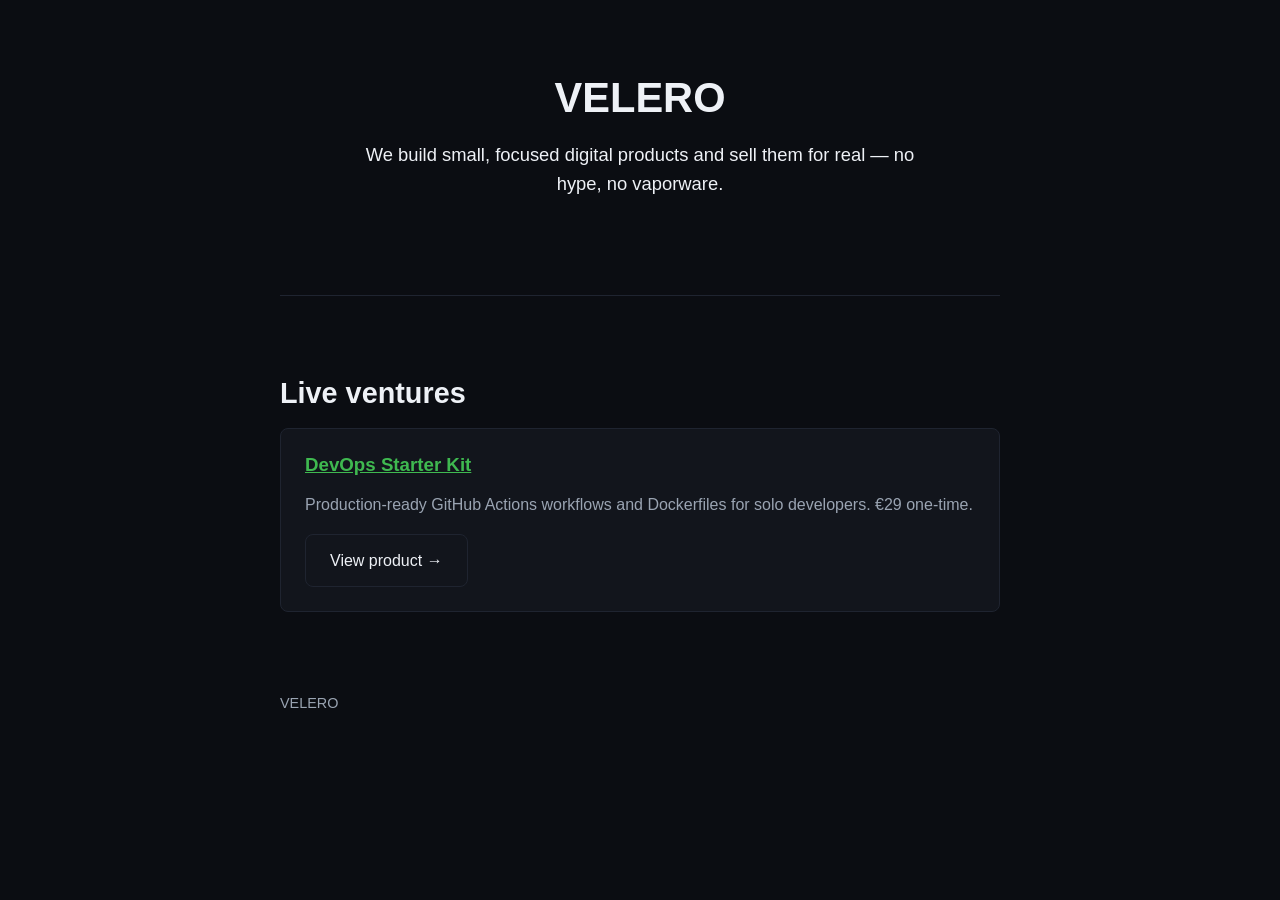
<file: index.html>
<!doctype html>
<html lang="en">
<head>
<meta charset="utf-8">
<meta name="viewport" content="width=device-width, initial-scale=1">
<title>VELERO — Ventures built to reach real revenue fast</title>
<meta name="description" content="VELERO builds and launches small, focused digital products. No hype, no vaporware — real products, real checkouts, real customers.">
<link rel="stylesheet" href="/style.css">
</head>
<body>
<main class="wrap">
  <section class="hero">
    <h1>VELERO</h1>
    <p class="lead">We build small, focused digital products and sell them for real — no hype, no vaporware.</p>
  </section>

  <section id="ventures">
    <h2>Live ventures</h2>
    <div class="card">
      <h3><a href="/products/devops-starter-kit/">DevOps Starter Kit</a></h3>
      <p>Production-ready GitHub Actions workflows and Dockerfiles for solo developers. €29 one-time.</p>
      <a class="btn-secondary" href="/products/devops-starter-kit/">View product →</a>
    </div>
  </section>
</main>
<footer class="wrap">
  <p>VELERO</p>
</footer>
</body>
</html>
</file>
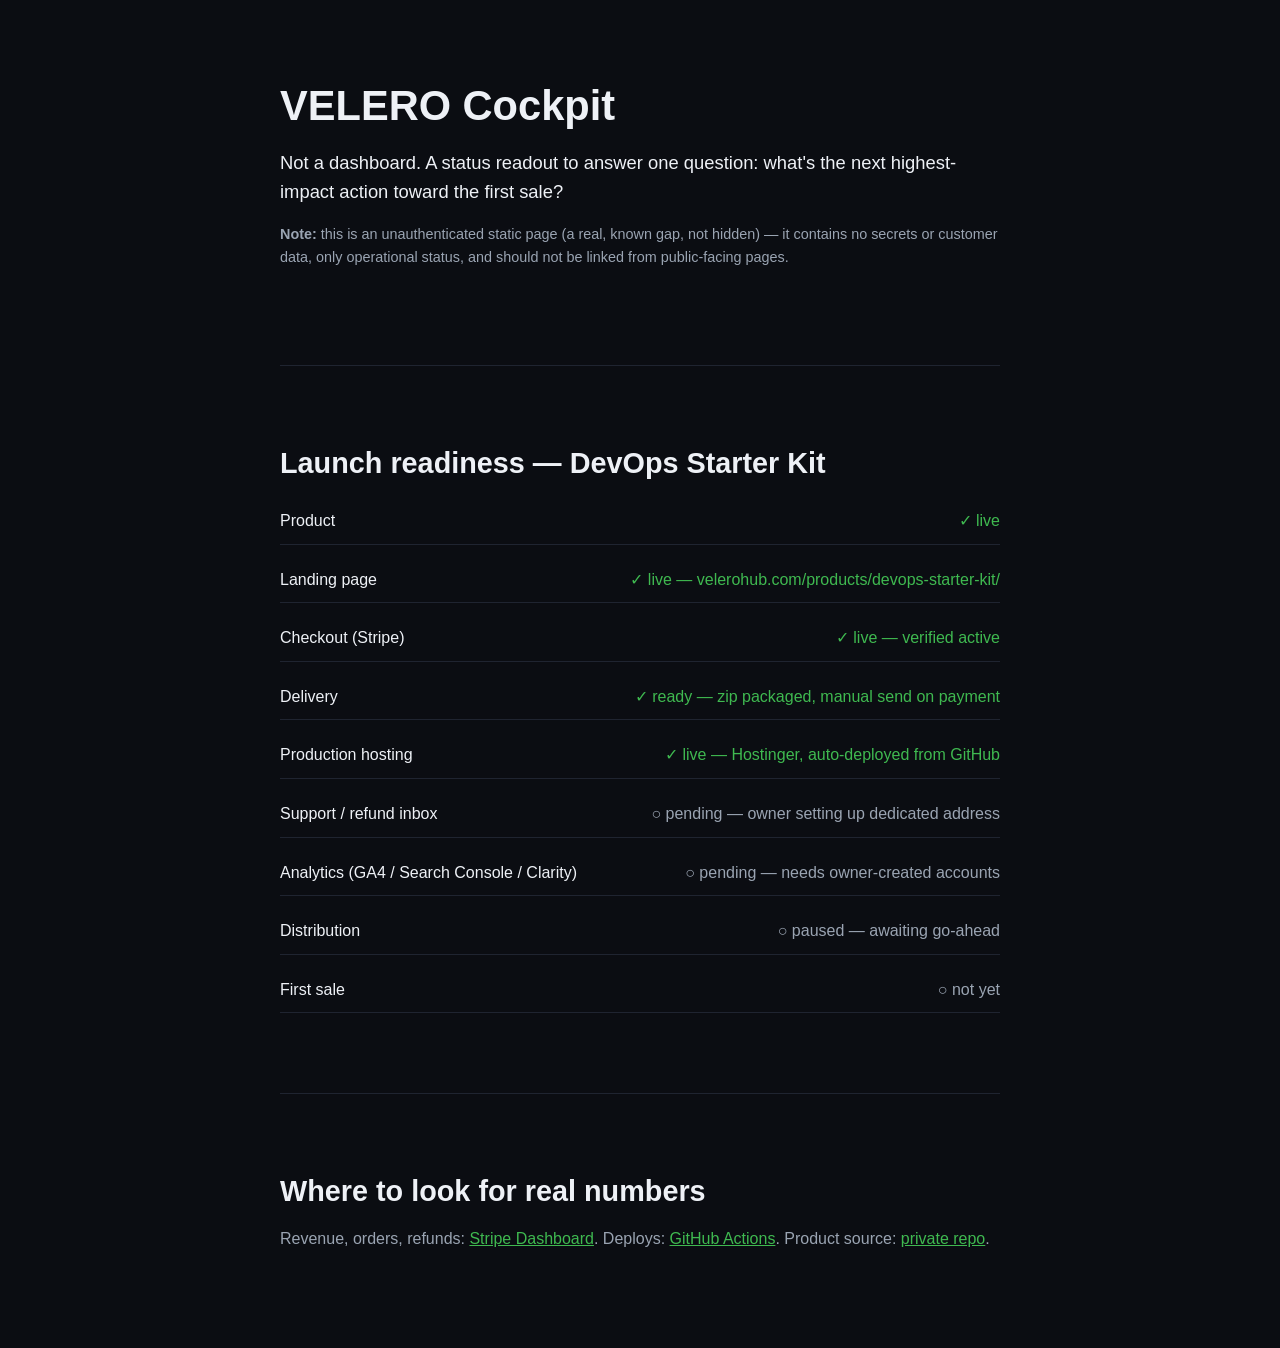
<file: cockpit/index.html>
<!doctype html>
<html lang="en">
<head>
<meta charset="utf-8">
<meta name="viewport" content="width=device-width, initial-scale=1">
<title>VELERO Cockpit</title>
<meta name="robots" content="noindex, nofollow">
<link rel="stylesheet" href="/style.css">
<style>
  .status-grid { display: grid; gap: 12px; }
  .row { display: flex; justify-content: space-between; padding: 10px 0; border-bottom: 1px solid var(--border); }
  .ok { color: var(--accent); }
  .pending { color: var(--text-muted); }
</style>
</head>
<body>
<main class="wrap">
  <section>
    <h1>VELERO Cockpit</h1>
    <p class="lead">Not a dashboard. A status readout to answer one question: what's the next highest-impact action toward the first sale?</p>
    <p class="price-note"><strong>Note:</strong> this is an unauthenticated static page (a real, known gap, not hidden) — it contains no secrets or customer data, only operational status, and should not be linked from public-facing pages.</p>
  </section>

  <section>
    <h2>Launch readiness — DevOps Starter Kit</h2>
    <div class="status-grid">
      <div class="row"><span>Product</span><span class="ok">✓ live</span></div>
      <div class="row"><span>Landing page</span><span class="ok">✓ live — velerohub.com/products/devops-starter-kit/</span></div>
      <div class="row"><span>Checkout (Stripe)</span><span class="ok">✓ live — verified active</span></div>
      <div class="row"><span>Delivery</span><span class="ok">✓ ready — zip packaged, manual send on payment</span></div>
      <div class="row"><span>Production hosting</span><span class="ok">✓ live — Hostinger, auto-deployed from GitHub</span></div>
      <div class="row"><span>Support / refund inbox</span><span class="pending">○ pending — owner setting up dedicated address</span></div>
      <div class="row"><span>Analytics (GA4 / Search Console / Clarity)</span><span class="pending">○ pending — needs owner-created accounts</span></div>
      <div class="row"><span>Distribution</span><span class="pending">○ paused — awaiting go-ahead</span></div>
      <div class="row"><span>First sale</span><span class="pending">○ not yet</span></div>
    </div>
  </section>

  <section>
    <h2>Where to look for real numbers</h2>
    <p>Revenue, orders, refunds: <a href="https://dashboard.stripe.com">Stripe Dashboard</a>. Deploys: <a href="https://github.com/VELERO-hub/velerohub.com/actions">GitHub Actions</a>. Product source: <a href="https://github.com/VELERO-hub/velero-devops-starter-kit">private repo</a>.</p>
  </section>
</main>
</body>
</html>
</file>
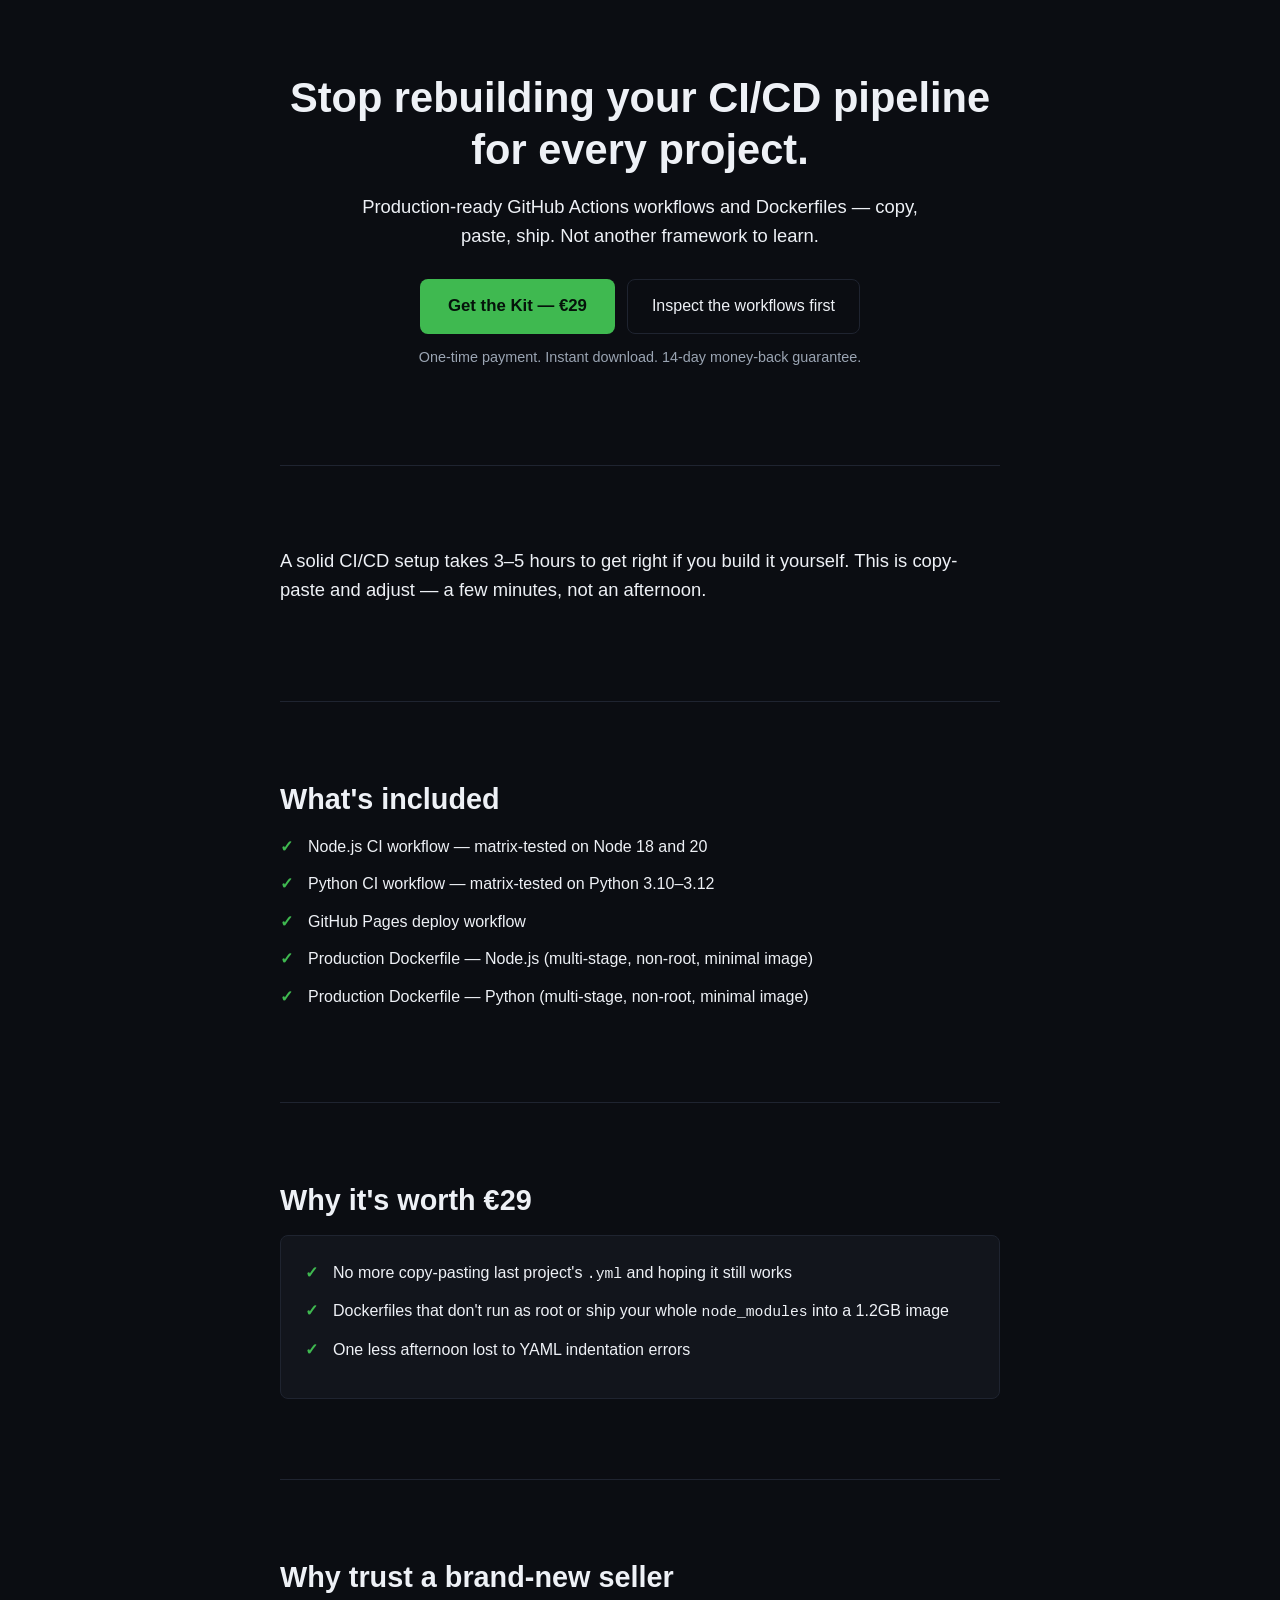
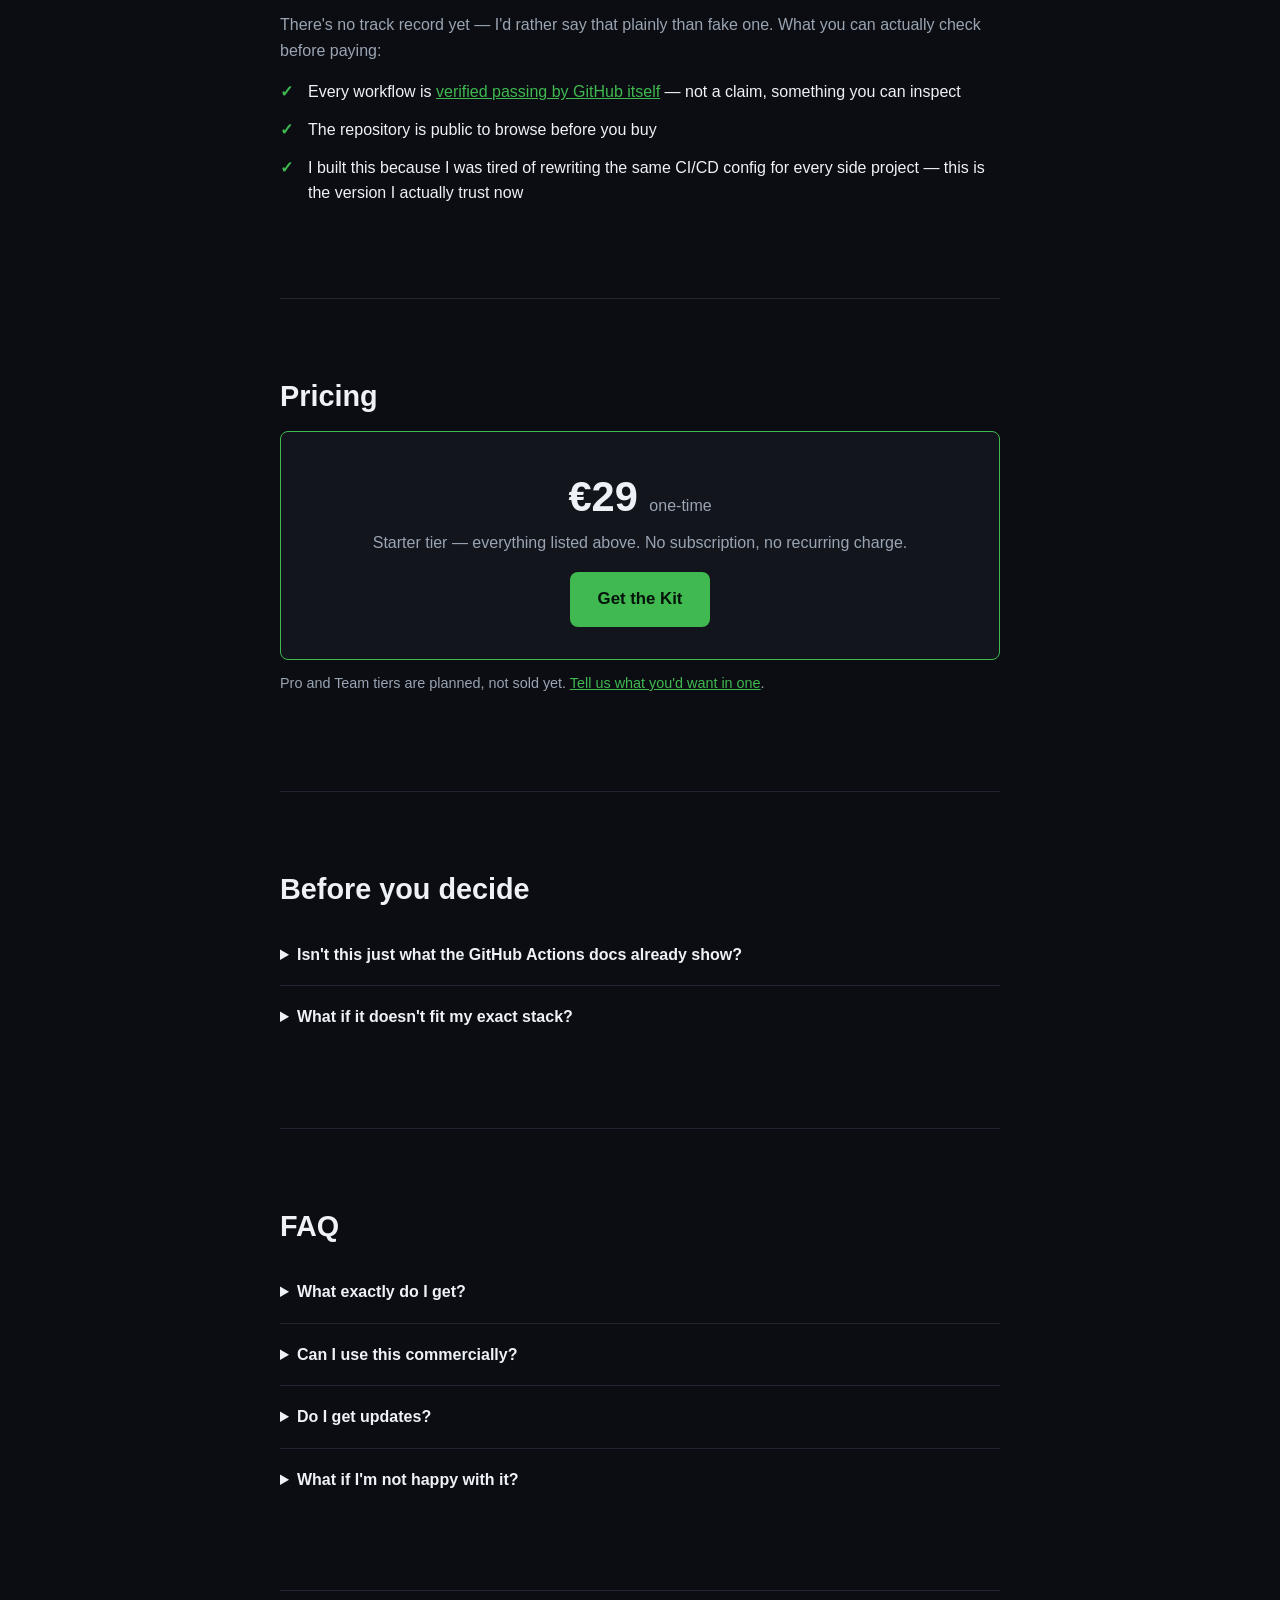
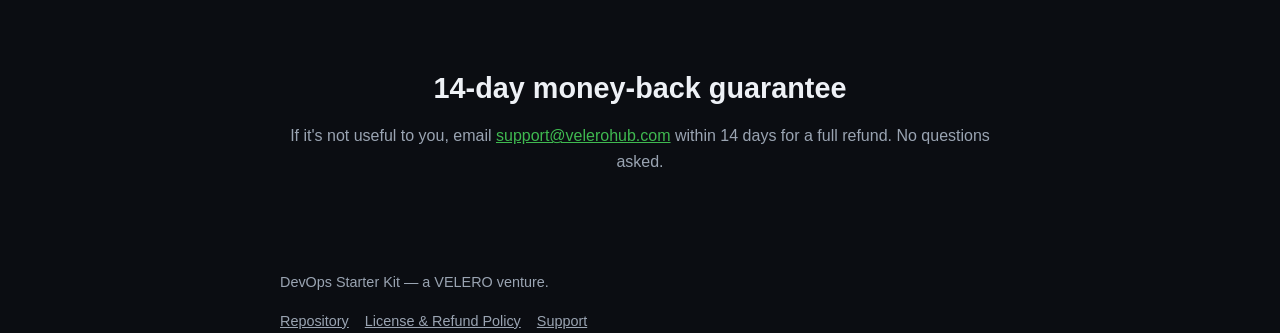
<file: products/devops-starter-kit/index.html>
<!doctype html>
<html lang="en">
<head>
<meta charset="utf-8">
<meta name="viewport" content="width=device-width, initial-scale=1">
<title>DevOps Starter Kit — Stop rebuilding your CI/CD pipeline for every project</title>
<meta name="description" content="Production-ready GitHub Actions workflows and Dockerfiles for solo developers and small teams. Copy, paste, ship — not another framework to learn. €29 one-time.">

<!-- Open Graph: title/description work standalone; a designed preview image is a real,
     honest gap (no image-generation tool available) — not blocking, added when ready. -->
<meta property="og:type" content="website">
<meta property="og:title" content="DevOps Starter Kit — Stop rebuilding your CI/CD pipeline for every project">
<meta property="og:description" content="Production-ready GitHub Actions workflows and Dockerfiles for solo developers and small teams. €29 one-time, instant download.">
<meta property="og:url" content="https://velerohub.com/products/devops-starter-kit/">
<meta name="twitter:card" content="summary">
<meta name="twitter:title" content="DevOps Starter Kit">
<meta name="twitter:description" content="Production-ready CI/CD workflows and Dockerfiles for solo developers. €29 one-time.">

<link rel="stylesheet" href="/style.css">
</head>
<body>

<main class="wrap">

  <section class="hero">
    <h1>Stop rebuilding your CI/CD pipeline for every project.</h1>
    <p class="lead">Production-ready GitHub Actions workflows and Dockerfiles — copy, paste, ship. Not another framework to learn.</p>
    <div class="cta-row">
      <a class="btn" href="https://buy.stripe.com/dRm5kEeiI6R45zw62x8Vi00">Get the Kit — €29</a>
      <a class="btn-secondary" href="https://github.com/VELERO-hub/velero-devops-starter-kit">Inspect the workflows first</a>
    </div>
    <p class="price-note">One-time payment. Instant download. 14-day money-back guarantee.</p>
  </section>

  <section id="value">
    <p class="lead">A solid CI/CD setup takes 3–5 hours to get right if you build it yourself. This is copy-paste and adjust — a few minutes, not an afternoon.</p>
  </section>

  <section id="whats-included">
    <h2>What's included</h2>
    <ul class="checklist">
      <li>Node.js CI workflow — matrix-tested on Node 18 and 20</li>
      <li>Python CI workflow — matrix-tested on Python 3.10–3.12</li>
      <li>GitHub Pages deploy workflow</li>
      <li>Production Dockerfile — Node.js (multi-stage, non-root, minimal image)</li>
      <li>Production Dockerfile — Python (multi-stage, non-root, minimal image)</li>
    </ul>
  </section>

  <section id="benefits">
    <h2>Why it's worth €29</h2>
    <div class="card">
      <ul class="checklist">
        <li>No more copy-pasting last project's <code>.yml</code> and hoping it still works</li>
        <li>Dockerfiles that don't run as root or ship your whole <code>node_modules</code> into a 1.2GB image</li>
        <li>One less afternoon lost to YAML indentation errors</li>
      </ul>
    </div>
  </section>

  <section id="trust">
    <h2>Why trust a brand-new seller</h2>
    <p>There's no track record yet — I'd rather say that plainly than fake one. What you can actually check before paying:</p>
    <ul class="checklist">
      <li>Every workflow is <a href="https://github.com/VELERO-hub/velero-devops-starter-kit/actions">verified passing by GitHub itself</a> — not a claim, something you can inspect</li>
      <li>The repository is public to browse before you buy</li>
      <li>I built this because I was tired of rewriting the same CI/CD config for every side project — this is the version I actually trust now</li>
    </ul>
  </section>

  <section id="pricing">
    <h2>Pricing</h2>
    <div class="pricing-box">
      <div class="amount">€29 <span>one-time</span></div>
      <p>Starter tier — everything listed above. No subscription, no recurring charge.</p>
      <a class="btn" href="https://buy.stripe.com/dRm5kEeiI6R45zw62x8Vi00">Get the Kit</a>
    </div>
    <p class="price-note">Pro and Team tiers are planned, not sold yet. <a href="mailto:support@velerohub.com?subject=DevOps Starter Kit — Pro tier">Tell us what you'd want in one</a>.</p>
  </section>

  <section id="objections">
    <h2>Before you decide</h2>
    <details class="faq-item">
      <summary>Isn't this just what the GitHub Actions docs already show?</summary>
      <p>The docs show you the primitives. This is the config already debugged, matrix-tested, and hardened — the part that takes real trial-and-error to get right, done once.</p>
    </details>
    <details class="faq-item">
      <summary>What if it doesn't fit my exact stack?</summary>
      <p>It covers Node and Python specifically. If that's not your stack, the guarantee below removes the risk of finding out after paying.</p>
    </details>
  </section>

  <section id="faq">
    <h2>FAQ</h2>
    <details class="faq-item">
      <summary>What exactly do I get?</summary>
      <p>A downloadable package with the 5 files listed above, plus a README explaining what to adjust for your own build.</p>
    </details>
    <details class="faq-item">
      <summary>Can I use this commercially?</summary>
      <p>Yes — unlimited personal and commercial projects. See the <a href="legal.html">license</a>.</p>
    </details>
    <details class="faq-item">
      <summary>Do I get updates?</summary>
      <p>Planned: email updates go out to buyers when the workflows change.</p>
    </details>
    <details class="faq-item">
      <summary>What if I'm not happy with it?</summary>
      <p>14-day money-back guarantee, no questions asked. See <a href="legal.html">refund policy</a>.</p>
    </details>
  </section>

  <section class="guarantee">
    <h2>14-day money-back guarantee</h2>
    <p>If it's not useful to you, email <a href="mailto:support@velerohub.com">support@velerohub.com</a> within 14 days for a full refund. No questions asked.</p>
  </section>

</main>

<footer class="wrap">
  <p>DevOps Starter Kit — a VELERO venture.</p>
  <div class="links">
    <a href="https://github.com/VELERO-hub/velero-devops-starter-kit">Repository</a>
    <a href="legal.html">License &amp; Refund Policy</a>
    <a href="mailto:support@velerohub.com">Support</a>
  </div>
</footer>

</body>
</html>
</file>
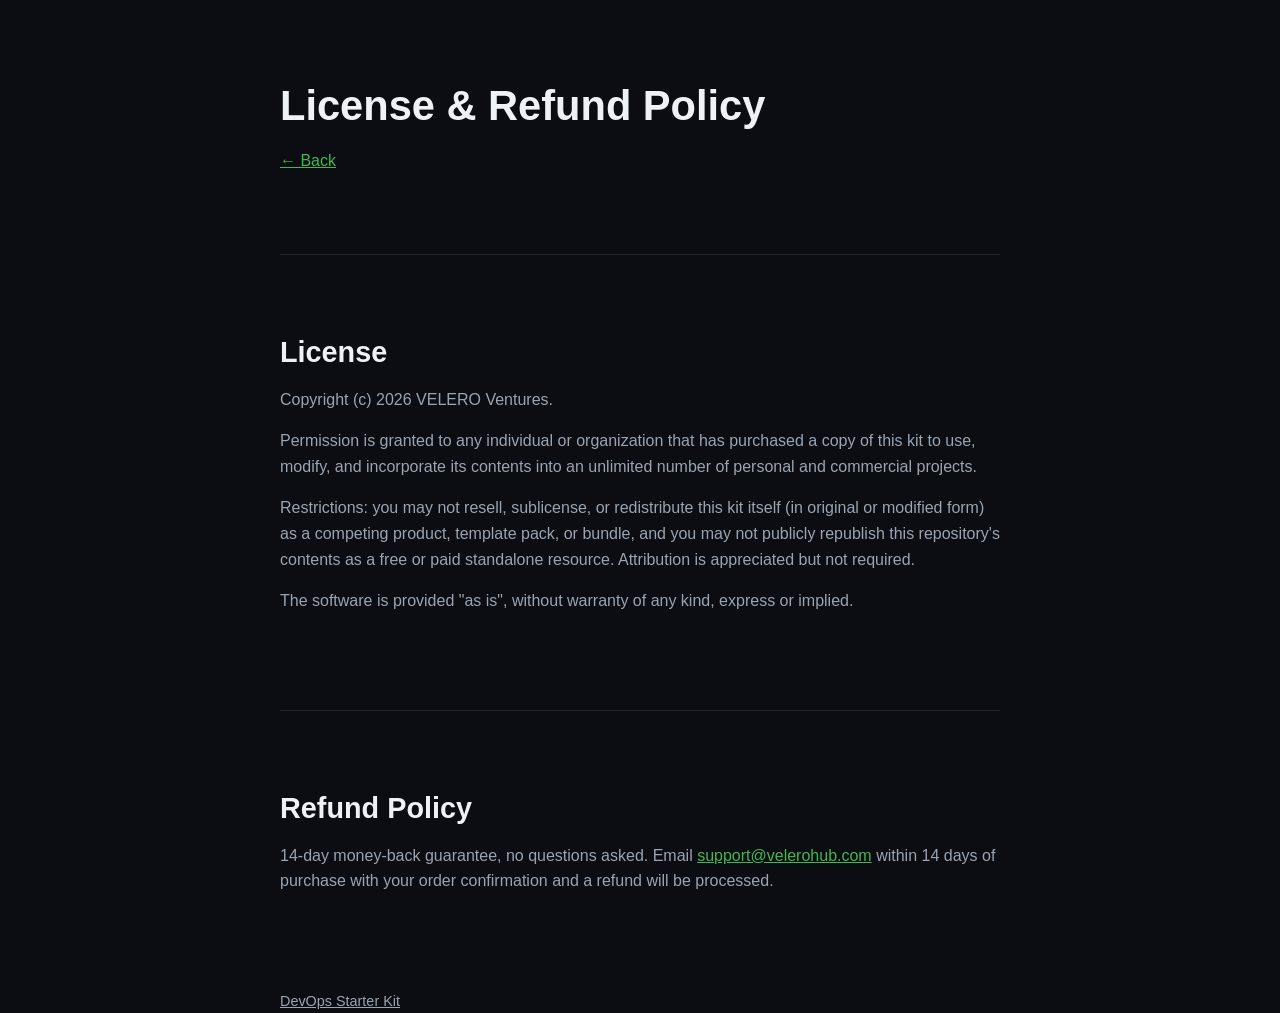
<file: products/devops-starter-kit/legal.html>
<!doctype html>
<html lang="en">
<head>
<meta charset="utf-8">
<meta name="viewport" content="width=device-width, initial-scale=1">
<title>License &amp; Refund Policy — DevOps Starter Kit</title>
<link rel="stylesheet" href="/style.css">
</head>
<body>
<main class="wrap">
  <section>
    <h1>License &amp; Refund Policy</h1>
    <a href="index.html">&larr; Back</a>
  </section>

  <section id="license">
    <h2>License</h2>
    <p>Copyright (c) 2026 VELERO Ventures.</p>
    <p>Permission is granted to any individual or organization that has purchased a copy of this
    kit to use, modify, and incorporate its contents into an unlimited number of personal and
    commercial projects.</p>
    <p>Restrictions: you may not resell, sublicense, or redistribute this kit itself (in original
    or modified form) as a competing product, template pack, or bundle, and you may not publicly
    republish this repository's contents as a free or paid standalone resource. Attribution is
    appreciated but not required.</p>
    <p>The software is provided "as is", without warranty of any kind, express or implied.</p>
  </section>

  <section id="refunds">
    <h2>Refund Policy</h2>
    <p>14-day money-back guarantee, no questions asked. Email
    <a href="mailto:support@velerohub.com">support@velerohub.com</a> within 14 days of purchase with your
    order confirmation and a refund will be processed.</p>
  </section>
</main>
<footer class="wrap"><a href="index.html">DevOps Starter Kit</a></footer>
</body>
</html>
</file>
<file: style.css>
/* DevOps Starter Kit — design system.
   CSS variables at the top are the entire "theme" — swapping them (plus content
   in index.html) is what reuse for a future venture looks like. No build step,
   no framework, no web fonts (system fonts only, for load speed). */

:root {
  --bg: #0b0d12;
  --bg-elevated: #12151c;
  --border: #1f2430;
  --text: #eef1f6;
  --text-muted: #9aa4b2;
  --accent: #3fb950; /* GitHub's own "success" green — deliberate: this product lives on GitHub,
                        and green reads instantly as "tests passing" to this exact audience */
  --accent-contrast: #05130a;
  --radius: 8px;
  --max-width: 760px;
  --font: -apple-system, BlinkMacSystemFont, "Segoe UI", Roboto, Helvetica, Arial, sans-serif;
  --font-mono: ui-monospace, SFMono-Regular, "SF Mono", Consolas, "Liberation Mono", monospace;
}

* { box-sizing: border-box; }

html { color-scheme: dark; }

body {
  margin: 0;
  background: var(--bg);
  color: var(--text);
  font-family: var(--font);
  line-height: 1.6;
  -webkit-font-smoothing: antialiased;
}

.wrap {
  max-width: var(--max-width);
  margin: 0 auto;
  padding: 0 20px;
}

section { padding: 56px 0; border-bottom: 1px solid var(--border); }
section:last-of-type { border-bottom: none; }

h1, h2, h3 { line-height: 1.25; margin: 0 0 16px; }
h1 { font-size: clamp(1.9rem, 5vw, 2.6rem); }
h2 { font-size: clamp(1.4rem, 3.5vw, 1.8rem); }
p { margin: 0 0 16px; color: var(--text-muted); }
p.lead { color: var(--text); font-size: 1.15rem; }

a { color: var(--accent); }

code, .mono { font-family: var(--font-mono); font-size: 0.92em; }

.btn {
  display: inline-block;
  background: var(--accent);
  color: var(--accent-contrast);
  font-weight: 700;
  padding: 14px 28px;
  border-radius: var(--radius);
  text-decoration: none;
  font-size: 1.05rem;
}
.btn:focus-visible, a:focus-visible { outline: 2px solid var(--accent); outline-offset: 3px; }

.btn-secondary {
  display: inline-block;
  color: var(--text);
  border: 1px solid var(--border);
  padding: 13px 24px;
  border-radius: var(--radius);
  text-decoration: none;
}

.hero { text-align: center; padding-top: 72px; }
.hero p.lead { max-width: 560px; margin-left: auto; margin-right: auto; }
.hero .cta-row { margin-top: 28px; display: flex; gap: 12px; justify-content: center; flex-wrap: wrap; }
.price-note { color: var(--text-muted); font-size: 0.9rem; margin-top: 12px; }

ul.checklist { list-style: none; padding: 0; margin: 0; }
ul.checklist li { padding-left: 28px; position: relative; margin-bottom: 12px; }
ul.checklist li::before { content: "✓"; color: var(--accent); position: absolute; left: 0; font-weight: 700; }

.card {
  background: var(--bg-elevated);
  border: 1px solid var(--border);
  border-radius: var(--radius);
  padding: 24px;
}

.faq-item { border-bottom: 1px solid var(--border); padding: 18px 0; }
.faq-item:last-child { border-bottom: none; }
.faq-item summary { cursor: pointer; font-weight: 600; color: var(--text); }

.guarantee { text-align: center; }

.pricing-box {
  border: 1px solid var(--accent);
  border-radius: var(--radius);
  padding: 32px;
  text-align: center;
  background: var(--bg-elevated);
}
.pricing-box .amount { font-size: 2.6rem; font-weight: 800; color: var(--text); }
.pricing-box .amount span { font-size: 1rem; color: var(--text-muted); font-weight: 400; }

footer { padding: 40px 0 80px; color: var(--text-muted); font-size: 0.9rem; }
footer a { color: var(--text-muted); }
footer .links { display: flex; gap: 16px; flex-wrap: wrap; margin-top: 12px; }

@media (min-width: 640px) {
  section { padding: 80px 0; }
}
</file>
